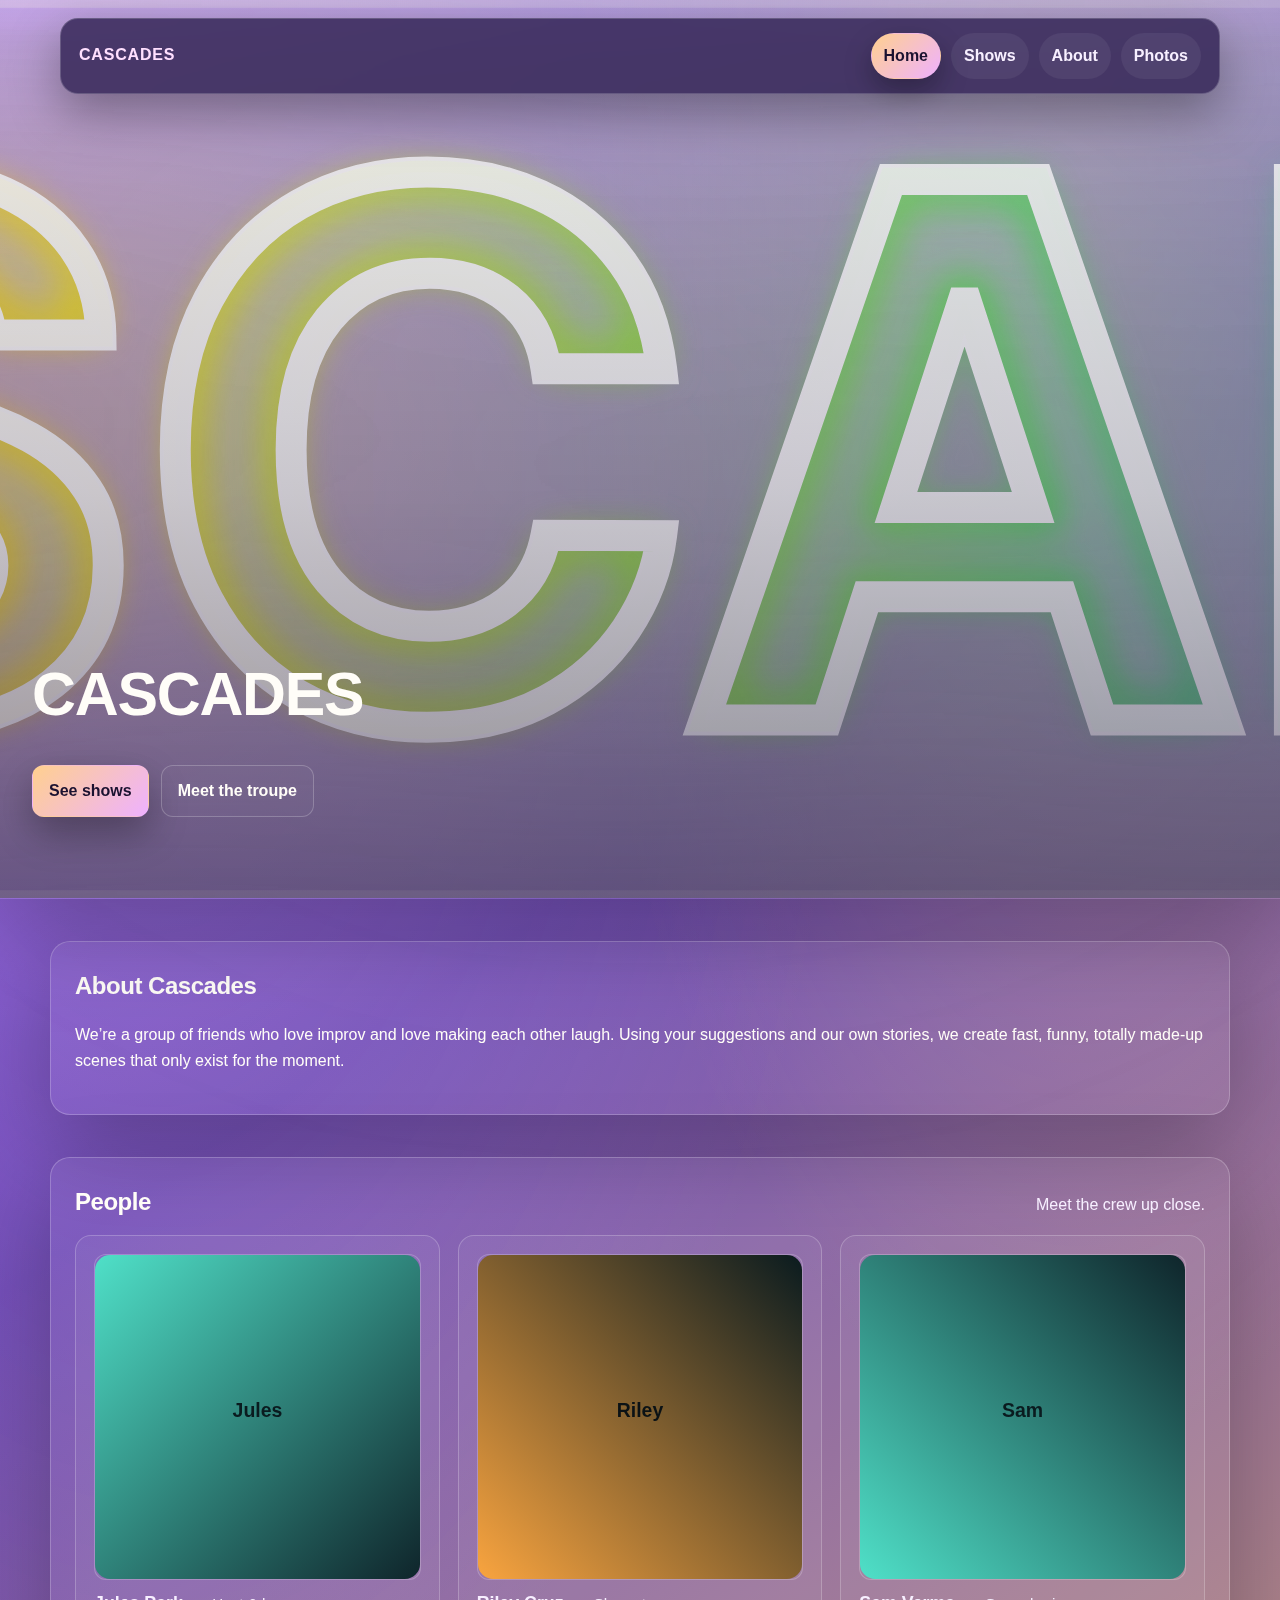
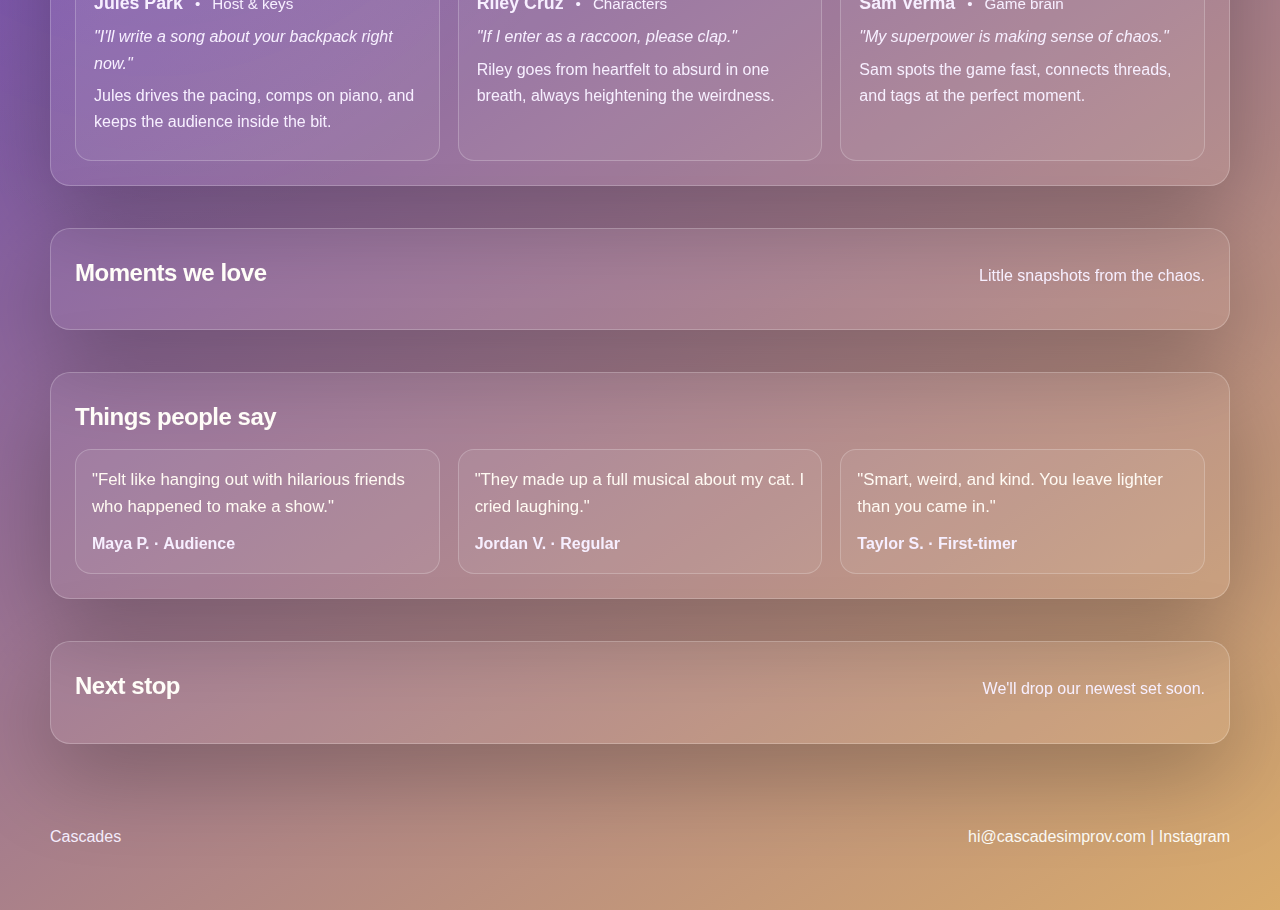
<file: index.html>
﻿<!doctype html>
<html lang="en" data-page="landing">
<head>
  <meta charset="UTF-8" />
  <meta name="viewport" content="width=device-width, initial-scale=1.0" />
  <title>Cascades | Improv Collective</title>
  <link rel="stylesheet" href="styles/style.css" />
  <script type="module" src="scripts/main.js"></script>
</head>
<body>
  <div class="ambient"></div>
  <header class="topbar">
    <div class="brand-block">
      <div class="brand" id="brand">Cascades</div>
      <div class="brand-tagline" id="brand-tagline">Improv that flows wherever it wants.</div>
    </div>
    <button class="menu-toggle" id="menu-toggle" aria-label="Toggle menu" aria-expanded="false">
      <span></span><span></span><span></span>
    </button>
    <nav class="nav" id="nav-links"></nav>
  </header>
  <main class="page">
    <section class="hero hero-full">
      <img id="hero-image" class="hero-bg" src="data/assets/hero-cover.svg" alt="Cascades improv on stage" />
      <div class="hero-copy">
        <p class="eyebrow" id="hero-eyebrow">Live improv</p>
        <h1 id="hero-title">Cascades</h1>
        <p class="lede" id="hero-description">Improv that flows wherever it wants - warm, musical, and made from your stories.</p>
        <div class="hero-actions">
          <a class="btn" id="hero-cta-primary" href="shows.html">See upcoming shows</a>
          <a class="ghost" id="hero-cta-secondary" href="about.html">Meet the troupe</a>
        </div>
      </div>
    </section>

    <section class="panel" id="about-block">
      <div class="panel-head">
        <h2>About Cascades</h2>
      </div>
      <p id="about-paragraph">We start with you - your stories, your city - and build warm, chaotic improv runs that feel like home.</p>
    </section>

    <section class="panel" id="people">
      <div class="panel-head">
        <h2>People</h2>
        <p>Meet the crew up close.</p>
      </div>
      <div class="grid grid-members" id="people-grid"></div>
    </section>

    <section class="panel panel-gallery" id="gallery">
      <div class="panel-head">
        <h2>Moments we love</h2>
        <p>Little snapshots from the chaos.</p>
      </div>
      <div class="grid grid-gallery" id="gallery-grid"></div>
    </section>

    <section class="panel" id="testimonials">
      <div class="panel-head">
        <h2>Things people say</h2>
      </div>
      <div class="grid grid-testimonials" id="testimonial-list"></div>
    </section>

    <section class="panel" id="next-show">
      <div class="panel-head">
        <h2>Next stop</h2>
        <p id="next-show-summary">We'll drop our newest set soon.</p>
      </div>
      <div class="grid" id="next-show-card"></div>
    </section>
  </main>

  <footer class="footer">
    <div id="footer-brand">Cascades</div>
    <div id="footer-contact"></div>
  </footer>

  <div class="modal-overlay" id="modal-overlay" hidden>
    <div class="modal" id="modal">
      <button class="modal-close" id="modal-close" aria-label="Close details">&times;</button>
      <div id="modal-body"></div>
    </div>
  </div>
</body>
</html>
</file>
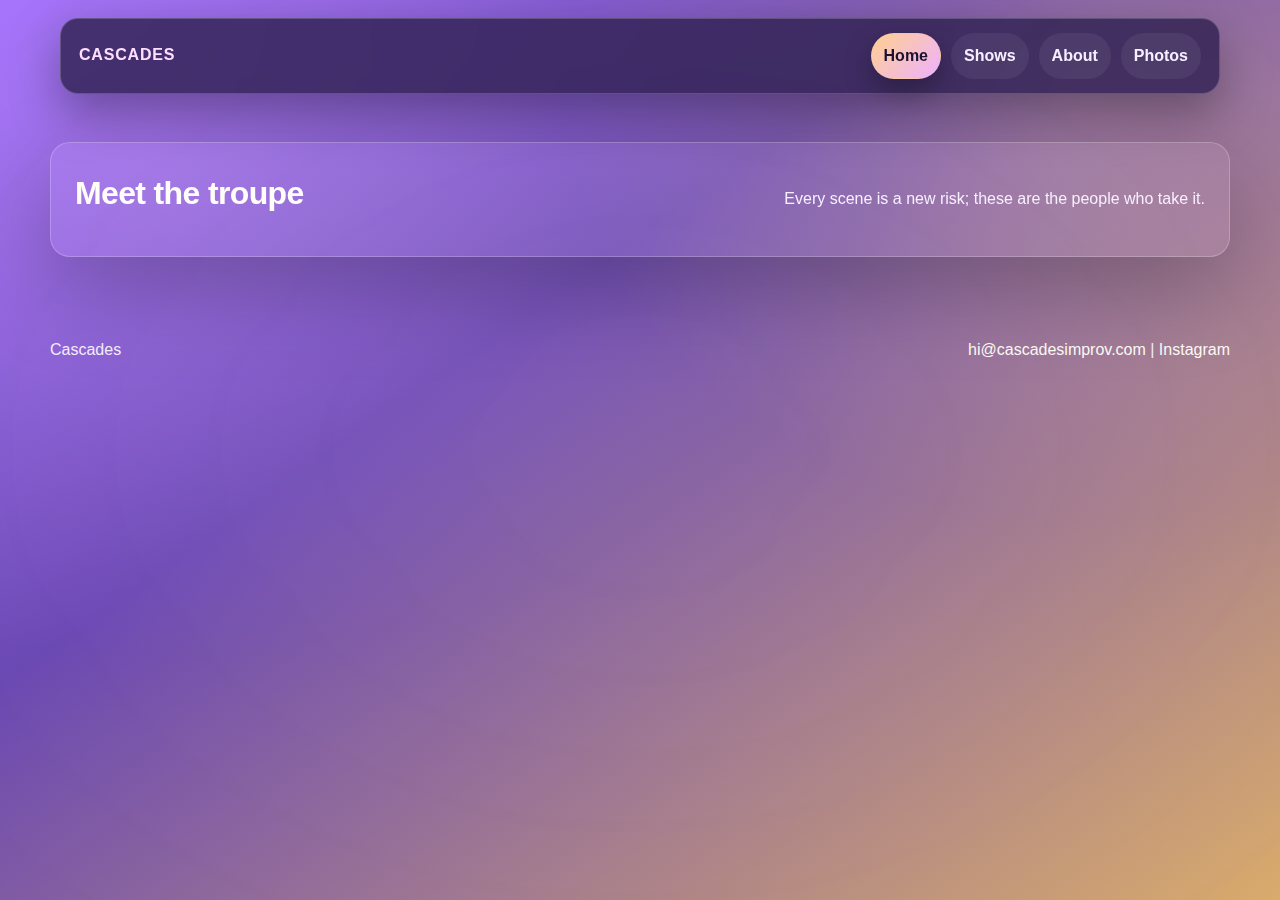
<file: about.html>
﻿<!doctype html>
<html lang="en" data-page="about">
<head>
  <meta charset="UTF-8" />
  <meta name="viewport" content="width=device-width, initial-scale=1.0" />
  <title>About | Cascades</title>
  <link rel="stylesheet" href="styles/style.css" />
  <script type="module" src="scripts/main.js"></script>
</head>
<body>
  <div class="ambient"></div>
  <header class="topbar">
    <div class="brand-block">
      <div class="brand" id="brand">Cascades</div>
      <div class="brand-tagline" id="brand-tagline">Improv that flows wherever it wants.</div>
    </div>
    <button class="menu-toggle" id="menu-toggle" aria-label="Toggle menu" aria-expanded="false">
      <span></span><span></span><span></span>
    </button>
    <nav class="nav" id="nav-links"></nav>
  </header>
  <main class="page">
    <section class="panel">
      <div class="panel-head">
        <h1>Meet the troupe</h1>
        <p>Every scene is a new risk; these are the people who take it.</p>
      </div>
      <div class="grid grid-members" id="members-grid"></div>
    </section>
  </main>
  <footer class="footer">
    <div id="footer-brand">Cascades</div>
    <div id="footer-contact"></div>
  </footer>

  <div class="modal-overlay" id="modal-overlay" hidden>
    <div class="modal" id="modal">
      <button class="modal-close" id="modal-close" aria-label="Close details">&times;</button>
      <div id="modal-body"></div>
    </div>
  </div>
</body>
</html>
</file>
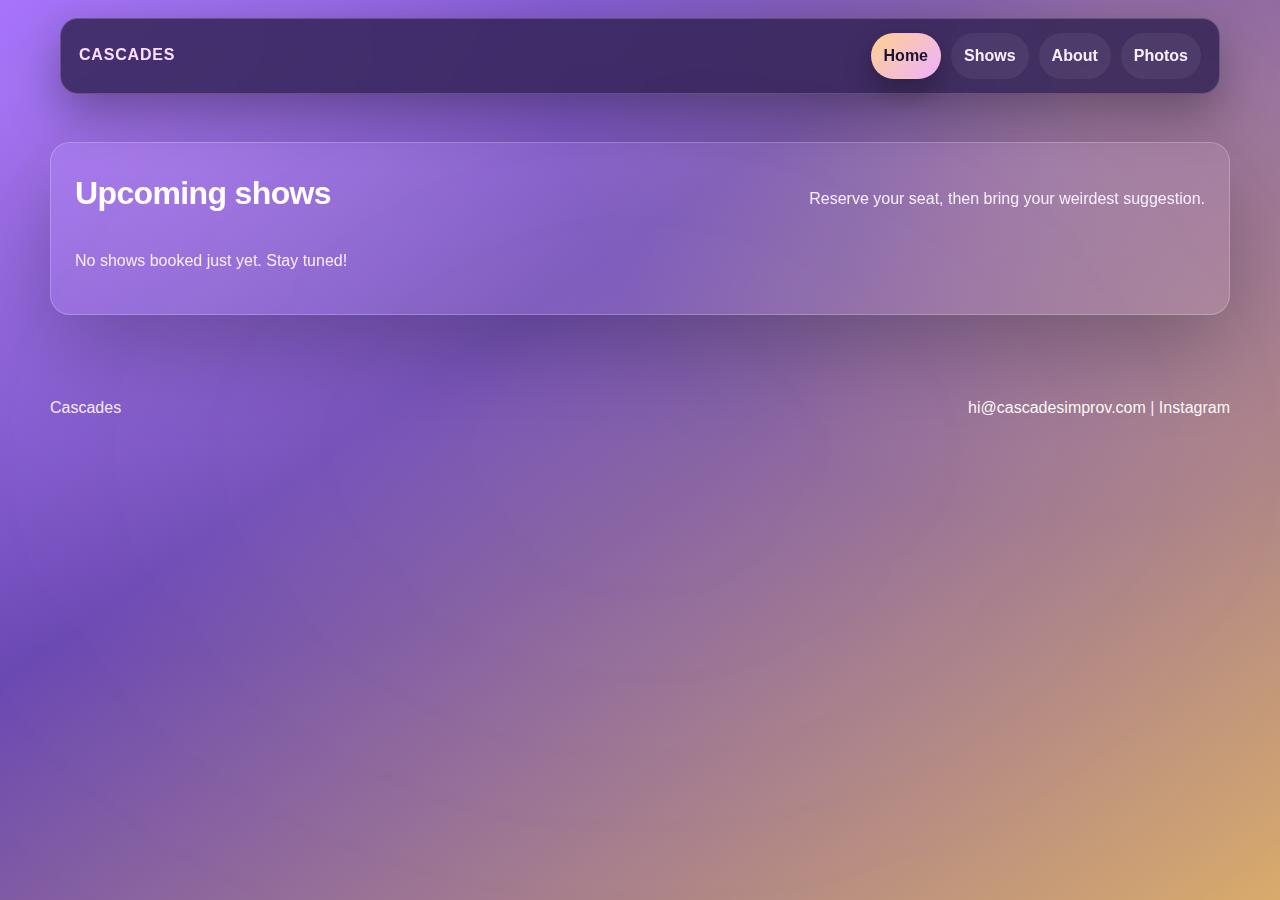
<file: shows.html>
﻿<!doctype html>
<html lang="en" data-page="shows">
<head>
  <meta charset="UTF-8" />
  <meta name="viewport" content="width=device-width, initial-scale=1.0" />
  <title>Shows | Cascades</title>
  <link rel="stylesheet" href="styles/style.css" />
  <script type="module" src="scripts/main.js"></script>
</head>
<body>
  <div class="ambient"></div>
  <header class="topbar">
    <div class="brand-block">
      <div class="brand" id="brand">Cascades</div>
      <div class="brand-tagline" id="brand-tagline">Improv that flows wherever it wants.</div>
    </div>
    <button class="menu-toggle" id="menu-toggle" aria-label="Toggle menu" aria-expanded="false">
      <span></span><span></span><span></span>
    </button>
    <nav class="nav" id="nav-links"></nav>
  </header>
  <main class="page">
    <section class="panel">
      <div class="panel-head">
        <h1>Upcoming shows</h1>
        <p>Reserve your seat, then bring your weirdest suggestion.</p>
      </div>
      <div class="grid" id="shows-list"></div>
    </section>
  </main>
  <footer class="footer">
    <div id="footer-brand">Cascades</div>
    <div id="footer-contact"></div>
  </footer>

  <div class="modal-overlay" id="modal-overlay" hidden>
    <div class="modal" id="modal">
      <button class="modal-close" id="modal-close" aria-label="Close details">&times;</button>
      <div id="modal-body"></div>
    </div>
  </div>
</body>
</html>
</file>
<file: styles/style.css>
﻿:root {
  --bg: #2a1b4a;
  --bg-2: #3a255f;
  --panel: rgba(255, 255, 255, 0.12);
  --muted: #f7efff;
  --text: #fffdf8;
  --accent: #ffd08f;
  --accent-2: #eeb1ff;
  --stroke: rgba(255, 255, 255, 0.22);
  --shadow: 0 30px 90px rgba(0, 0, 0, 0.26);
  font-family: "Manrope", "Nunito", "Trebuchet MS", "Helvetica Neue", sans-serif;
}

* { box-sizing: border-box; }
html { scroll-behavior: smooth; }
body {
  margin: 0;
  min-height: 100vh;
  color: var(--text);
  background:
    /* radial-gradient(120% 120% at 12% 18%, rgba(238, 182, 255, 0.22), transparent 46%),
    radial-gradient(100% 120% at 84% 10%, rgba(255, 210, 143, 0.26), transparent 40%),
    linear-gradient(145deg, #2c1c52 0%, #3a285f 38%, #2b1c48 100%); */
    radial-gradient(120% 120% at 12% 18%, rgba(238, 182, 255, 0.22), transparent 46%), radial-gradient(100% 120% at 84% 10%, rgba(255, 210, 143, 0.26), transparent 40%), linear-gradient(145deg, #9b69fb 0%, #6a47b3 38%, #d9ab6b 100%);
  line-height: 1.65;
  overflow-x: hidden;
}

.ambient { position: fixed; inset: -20%; background: radial-gradient(80% 80% at 50% 50%, rgba(255, 255, 255, 0.04), transparent 70%); filter: blur(120px); z-index: 0; pointer-events: none; }

.page { position: relative; z-index: 1; width: min(1180px, 94vw); margin: 0 auto 80px; padding-top: 100px; }
.topbar {
  position: fixed;
  top: 18px;
  left: 50%;
  transform: translateX(-50%);
  z-index: 5;
  width: min(1160px, 92vw);
  padding: 14px 18px;
  display: flex;
  align-items: center;
  justify-content: space-between;
  backdrop-filter: blur(14px);
  background: rgba(48, 33, 82, 0.82);
  border: 1px solid rgba(255, 255, 255, 0.18);
  box-shadow: 0 18px 50px rgba(0, 0, 0, 0.35);
  border-radius: 18px;
}
.brand-block { display: flex; flex-direction: column; gap: 2px; }
.brand { font-weight: 800; letter-spacing: 0.05em; text-transform: uppercase; color: #ffdfff; }
.brand-tagline { color: var(--muted); font-size: 0.95rem; }
.nav { display: flex; gap: 10px; align-items: center; flex-wrap: wrap; }
.nav a { color: var(--muted); padding: 9px 12px; border-radius: 999px; text-decoration: none; font-weight: 700; transition: all 0.2s ease; border: 1px solid transparent; background: rgba(255, 255, 255, 0.06); }
.nav a:hover { color: var(--text); border-color: var(--stroke); background: rgba(255, 255, 255, 0.1); }
.nav a.active { color: #1b1230; background: linear-gradient(135deg, var(--accent), var(--accent-2)); border-color: transparent; box-shadow: 0 12px 28px rgba(0, 0, 0, 0.3); }
.menu-toggle { display: none; background: rgba(255,255,255,0.08); border: 1px solid var(--stroke); border-radius: 10px; padding: 8px; cursor: pointer; }
.menu-toggle span { display: block; width: 20px; height: 2px; background: var(--text); margin: 4px 0; border-radius: 2px; }

.hero {
  position: relative;
  overflow: hidden;
  /* border-radius: 28px; */
  min-height: 100vh;
  display: grid;
  align-items: flex-end;
  padding: 53px 32px 18px;
  margin: -101px 0 42px;
  box-shadow: var(--shadow);
  border: 1px solid rgba(255, 255, 255, 0.08);
  isolation: isolate;
}
.hero-full { width: 101vw; margin-left: calc(51% - 51vw); padding-bottom: 9vh; }
.hero-bg { position: absolute; inset: 0; width: 100%; height: 100%; object-fit: cover; filter: saturate(1.05) brightness(1); z-index: 0; }
.hero::after { content: ""; position: absolute; inset: 0; background: linear-gradient(180deg, rgba(32, 19, 58, 0.04) 0%, rgba(32, 19, 58, 0.24) 55%, rgba(32, 19, 58, 0.5) 100%); z-index: 1; }
.hero-copy { position: relative; z-index: 2; max-width: 640px; }
.hero-copy h1 { margin: 8px 0 12px; font-size: clamp(2.6rem, 5vw, 3.8rem); letter-spacing: -0.02em; }
.hero-copy .lede { color: #fff4ff; max-width: 680px; font-size: 1.05rem; }
.hero-actions { display: flex; gap: 12px; margin-top: 20px; flex-wrap: wrap; }
.eyebrow { letter-spacing: 0.16em; font-size: 0.9rem; text-transform: uppercase; color: var(--accent); margin: 0; }

.panel { margin-top: 42px; background: rgba(255, 255, 255, 0.06); border: 1px solid var(--stroke); border-radius: 20px; padding: 24px; box-shadow: var(--shadow); }
.hero, .panel { scroll-margin-top: 120px; }
.panel-head { display: flex; justify-content: space-between; align-items: baseline; gap: 12px; flex-wrap: wrap; margin-bottom: 12px; }
.panel-head h2, .panel-head h1 { margin: 0; letter-spacing: -0.02em; }
.panel-head p { margin: 4px 0; color: var(--muted); }

.panel-gallery { background: rgba(255, 255, 255, 0.05); }
.grid { display: grid; grid-template-columns: repeat(auto-fit, minmax(240px, 1fr)); gap: 18px; }
.grid-members { grid-template-columns: repeat(auto-fit, minmax(260px, 1fr)); }
.grid-gallery { grid-template-columns: repeat(auto-fit, minmax(260px, 1fr)); }
.grid-testimonials { grid-template-columns: repeat(auto-fit, minmax(240px, 1fr)); }

.card { position: relative; background: rgba(255, 255, 255, 0.05); border: 1px solid var(--stroke); border-radius: 16px; padding: 18px; overflow: hidden; transition: transform 0.15s ease, border-color 0.15s ease, box-shadow 0.15s ease; }
.card:hover { transform: translateY(-4px); border-color: rgba(255, 255, 255, 0.16); box-shadow: 0 14px 30px rgba(0, 0, 0, 0.25); }
.card .tag { display: inline-flex; align-items: center; gap: 8px; padding: 6px 10px; border-radius: 999px; background: rgba(255, 182, 92, 0.28); color: #1b1230; font-weight: 800; font-size: 0.85rem; letter-spacing: 0.05em; text-transform: uppercase; }
.card h3 { margin: 10px 0 6px; }
.card p { margin: 6px 0; color: var(--muted); }

.gallery-img { width: 100%; border-radius: 14px; border: 1px solid var(--stroke); box-shadow: 0 16px 36px rgba(0, 0, 0, 0.3); }

.member-photo { width: 100%; border-radius: 12px; border: 1px solid var(--stroke); background: rgba(255, 255, 255, 0.02); }
.member-meta { display: flex; gap: 12px; align-items: center; color: var(--muted); font-size: 0.95rem; }
.member-quote { font-style: italic; color: #ffe7c5; margin: 10px 0 0; }

.show-poster { width: 100%; border-radius: 12px; border: 1px solid var(--stroke); margin-bottom: 10px; object-fit: cover; height: 240px; background: rgba(255,255,255,0.06); }

.testimonial-card { background: rgba(255, 255, 255, 0.06); border: 1px solid var(--stroke); border-radius: 16px; padding: 16px; }
.testimonial-quote { font-size: 1.05rem; color: #fffaf3; margin: 0 0 10px; }
.testimonial-meta { color: var(--muted); font-weight: 700; }

.muted { color: var(--muted); }
[hidden] { display: none !important; }

.btn, .ghost { display: inline-flex; align-items: center; justify-content: center; gap: 8px; padding: 12px 16px; border-radius: 12px; font-weight: 800; text-decoration: none; border: 1px solid transparent; }
.btn { color: #1b1230; background: linear-gradient(135deg, var(--accent), var(--accent-2)); box-shadow: 0 16px 38px rgba(0, 0, 0, 0.32); }
.btn:hover { transform: translateY(-2px); }
.ghost { color: var(--text); border-color: var(--stroke); background: rgba(255, 255, 255, 0.02); }
.ghost:hover { border-color: rgba(255, 255, 255, 0.26); }

.modal-overlay { position: fixed; inset: 0; background: rgba(0,0,0,0.65); display: flex; align-items: center; justify-content: center; z-index: 10; padding: 20px; backdrop-filter: blur(4px); }
.modal { background: rgba(27, 18, 48, 0.92); border: 1px solid var(--stroke); border-radius: 18px; max-width: 720px; width: min(720px, 94vw); padding: 22px; box-shadow: var(--shadow); position: relative; }
.modal-close { position: absolute; top: 10px; right: 10px; background: rgba(255,255,255,0.08); color: var(--text); border: 1px solid var(--stroke); border-radius: 50%; width: 36px; height: 36px; font-size: 20px; cursor: pointer; }
.modal h3 { margin-top: 0; }

.footer { width: min(1180px, 94vw); margin: 40px auto 60px; display: flex; justify-content: space-between; gap: 12px; color: var(--muted); align-items: center; }
.footer a { color: var(--text); text-decoration: none; border-bottom: 1px solid transparent; }
.footer a:hover { border-bottom-color: var(--accent); }

@media (max-width: 900px) {
  .topbar { width: 96vw; padding-inline: 12px; }
  .page { width: 100%; padding-inline: 14px; padding-top: 80px; }
  .hero { padding: 40px 18px 24px; min-height: 90vh; margin-top: -80px; }
  .nav { gap: 8px; }
}

@media (max-width: 720px) {
  .menu-toggle { display: inline-flex; flex-direction: column; justify-content: center; align-items: center; }
  .nav { position: absolute; top: 60px; right: 12px; background: rgba(48, 33, 82, 0.92); border: 1px solid var(--stroke); border-radius: 12px; padding: 10px; display: none; flex-direction: column; align-items: flex-start; gap: 6px; min-width: 160px; }
  .nav.open { display: flex; }
  .nav a { width: 100%; }
  .panel { padding: 16px; }
  .hero { padding-top: 36px; }
}
</file>
